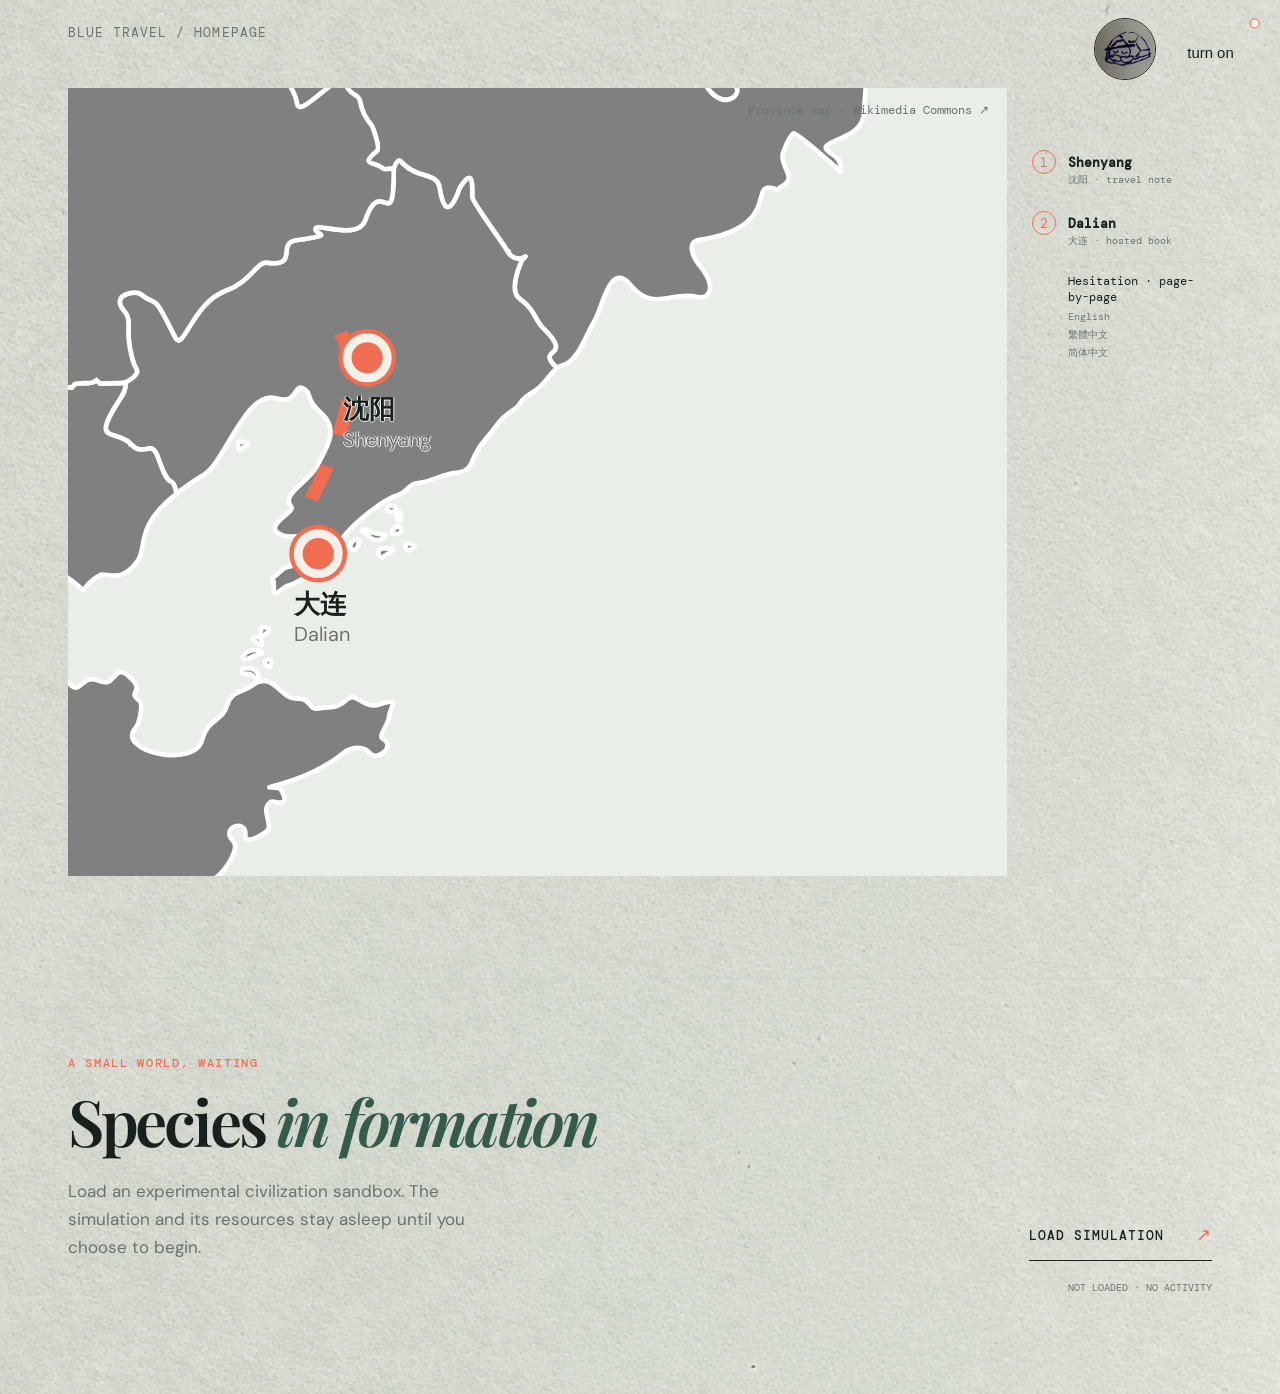
<file: index.html>
<!doctype html>
<html lang="en">
  <head>
    <meta charset="UTF-8" />
    <meta name="viewport" content="width=device-width, initial-scale=1.0" />
    <meta name="description" content="Blue's map of places travelled in China." />
    <title>China map — blue travels</title>
    <link rel="stylesheet" href="styles.css" />
  </head>
  <body>
    <div class="site-shell">
      <header class="site-header map-header">
        <span class="header-stamp">Blue travel / Homepage</span>
      </header>
      <main id="top">
        <section class="map-section map-only" id="map" aria-labelledby="map-title">
          <div class="map-meta map-meta-row" id="map-title">
            <button class="map-editor-toggle" type="button" data-map-editor-toggle hidden>edit locally</button>
          </div>
          <div class="map-layout">
            <div class="map-card real-map-card">
              <a class="map-source" href="https://commons.wikimedia.org/wiki/File:China_provinces_blank.svg" target="_blank" rel="noreferrer">Province map · Wikimedia Commons ↗</a>
              <section class="map-editor" data-map-editor hidden aria-label="Local map editor">
                <div class="map-editor-heading">
                  <strong>Local map editor</strong>
                  <span>Changes stay in this browser.</span>
                </div>
                <label class="map-editor-control">Map size
                  <input data-map-scale type="range" min="0.65" max="8" step="0.01" value="1" />
                  <output data-map-scale-output>100%</output>
                </label>
                <label class="map-editor-select">Chinese font
                  <select data-city-font-chinese>
                    <option value="system-sans">System sans</option>
                    <option value="noto-sans-cjk">Noto Sans CJK</option>
                    <option value="noto-serif-cjk">Noto Serif CJK</option>
                    <option value="source-han-sans">Source Han Sans</option>
                    <option value="source-han-serif">Source Han Serif</option>
                    <option value="microsoft-yahei">Microsoft YaHei</option>
                    <option value="simsun">SimSun</option>
                    <option value="kaiti">KaiTi</option>
                  </select>
                </label>
                <label class="map-editor-select">English font
                  <select data-city-font-english>
                    <option value="dm-sans">DM Sans</option>
                    <option value="dm-mono">DM Mono</option>
                    <option value="playfair">Playfair Display</option>
                    <option value="georgia">Georgia</option>
                    <option value="arial">Arial</option>
                    <option value="helvetica">Helvetica Neue</option>
                    <option value="times">Times New Roman</option>
                    <option value="courier">Courier New</option>
                  </select>
                </label>
                <div class="map-editor-actions">
                  <button type="button" data-map-reset>reset</button>
                  <button type="button" data-map-clear>clear saved layout</button>
                  <button type="button" data-map-export>copy layout</button>
                </div>
                <p class="map-editor-help">Drag the map to move it. Drag a city label to move that marker. Copy the layout to publish it.</p>
              </section>
              <div class="map-visual" data-map-default-x="-509.32" data-map-default-y="44.61" data-map-default-scale="4.45">
                <img class="real-map" src="assets/maps/china-provinces-with-names.svg" alt="Map of China's provinces with province boundaries" />
                <svg class="route-overlay" viewBox="0 0 100 100" preserveAspectRatio="none" aria-hidden="true">
                  <path class="route-line" d="M82.94 33.13 Q84.07 35.93 81.8 39.12" />
                </svg>
                <a class="city city-shenyang" href="posts/2026-10-21-shenyang-dalian.md" aria-label="Read note about Shenyang to Dalian" data-map-x="82.94" data-map-y="33.13" data-map-marker="shenyang"><span class="city-label"><b>沈阳</b><small>Shenyang</small></span></a>
                <a class="city city-dalian" href="posts/2026-10-21-shenyang-dalian.md" aria-label="Read note about Shenyang to Dalian" data-map-x="81.8" data-map-y="39.12" data-map-marker="dalian"><span class="city-label"><b>大连</b><small>Dalian</small></span></a>
              </div>
            </div>
            <aside class="map-notes" aria-label="Map notes">
              <a class="footnote" href="posts/2026-10-21-shenyang-dalian.md">
                <span class="footnote-number">1</span>
                <span class="footnote-date"><strong>Shenyang</strong><small>沈阳 · travel note</small></span>
              </a>
              <div class="footnote footnote-dalian">
                <span class="footnote-number">2</span>
                <div class="footnote-date">
                  <a class="footnote-place" href="posts/2026-10-21-shenyang-dalian.md"><strong>Dalian</strong><small>大连 · hosted book</small></a>
                  <div class="footnote-book" aria-label="Hesitation editions">
                    <a class="book-title" href="extracted-book/">Hesitation · page-by-page</a>
                    <a href="extracted-book/?edition=english">English</a>
                    <a href="extracted-book/?edition=traditional">繁體中文</a>
                    <a href="extracted-book/?edition=simplified">简体中文</a>
                  </div>
                </div>
              </div>
            </aside>
          </div>
        </section>
        <section class="simulation-launcher" data-simulation-launcher aria-labelledby="simulation-title">
          <div class="simulation-launcher-copy">
            <p class="eyebrow">A small world, waiting</p>
            <h2 id="simulation-title">Species <em>in formation</em></h2>
            <p>Load an experimental civilization sandbox. The simulation and its resources stay asleep until you choose to begin.</p>
          </div>
          <button class="simulation-load-button" type="button" data-simulation-load>
            <span>load simulation</span><span aria-hidden="true">↗</span>
          </button>
          <p class="simulation-load-status" data-simulation-status>not loaded · no activity</p>
        </section>
      </main>
    </div>
    <script src="app.js"></script>
  </body>
</html>
</file>
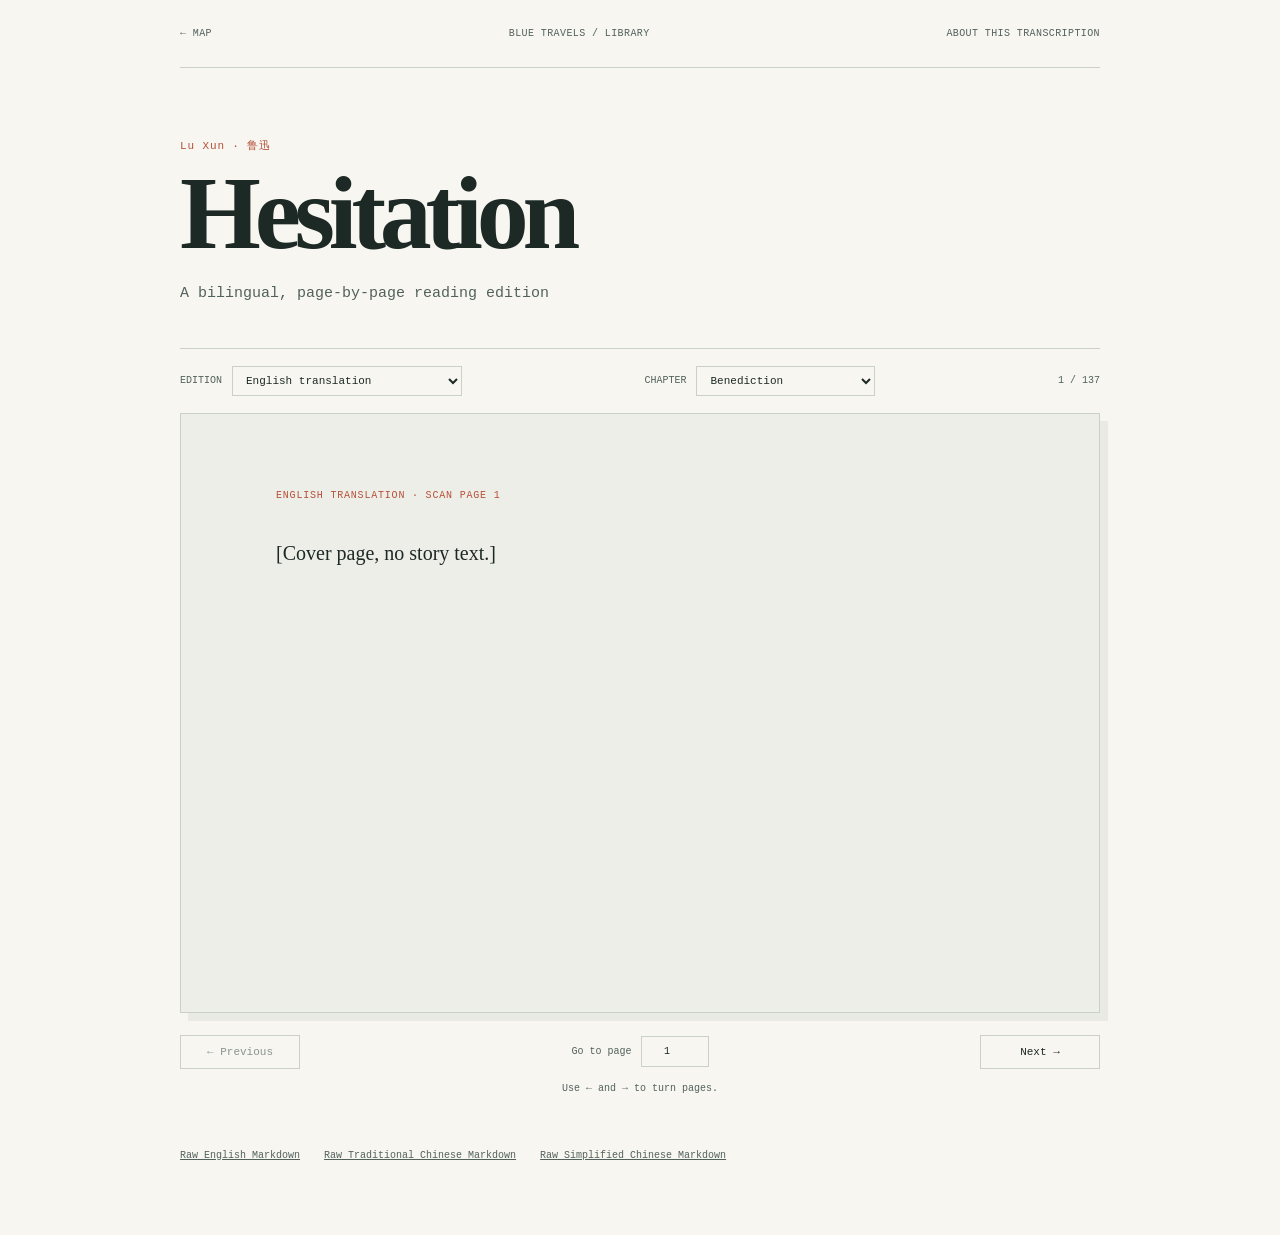
<file: extracted-book/index.html>
<!doctype html>
<html lang="en">
  <head>
    <meta charset="UTF-8" />
    <meta name="viewport" content="width=device-width, initial-scale=1.0" />
    <meta name="description" content="Hesitation by Lu Xun — page-by-page English and Chinese editions." />
    <title>Hesitation — Blue Travels Library</title>
    <link rel="stylesheet" href="reader.css" />
  </head>
  <body>
    <main class="reader-shell">
      <header class="reader-header">
        <a class="back-link" href="../">← map</a>
        <span class="library-label">Blue Travels / Library</span>
        <a class="source-link" href="README.md">about this transcription</a>
      </header>

      <section class="book-intro" aria-labelledby="book-title">
        <p class="eyebrow">Lu Xun · 鲁迅</p>
        <h1 id="book-title">Hesitation</h1>
        <p class="book-subtitle">A bilingual, page-by-page reading edition</p>
      </section>

      <section class="reader" aria-label="Book reader">
        <div class="reader-toolbar">
          <label class="edition-picker">
            <span>Edition</span>
            <select id="edition-select">
              <option value="english">English translation</option>
              <option value="traditional">繁體中文 · Traditional Chinese</option>
              <option value="simplified">简体中文 · Simplified Chinese</option>
            </select>
          </label>
          <label class="chapter-picker">
            <span>Chapter</span>
            <select id="chapter-select" aria-label="Jump to chapter"></select>
          </label>
          <div class="page-status" aria-live="polite"><span id="page-current">—</span> / <span id="page-total">—</span></div>
        </div>

        <article class="book-page" id="book-page" aria-live="polite">
          <div class="loading">Opening the book…</div>
        </article>

        <nav class="page-nav" aria-label="Book pages">
          <button id="previous-page" type="button">← Previous</button>
          <label class="page-jump">
            <span>Go to page</span>
            <input id="page-input" type="number" min="1" inputmode="numeric" />
          </label>
          <button id="next-page" type="button">Next →</button>
        </nav>
        <p class="keyboard-hint">Use ← and → to turn pages.</p>
      </section>

      <footer class="reader-footer">
        <a href="english.md">Raw English Markdown</a>
        <a href="chinese-traditional.md">Raw Traditional Chinese Markdown</a>
        <a href="chinese-simplified.md">Raw Simplified Chinese Markdown</a>
      </footer>
    </main>
    <script src="reader.js"></script>
  </body>
</html>
</file>
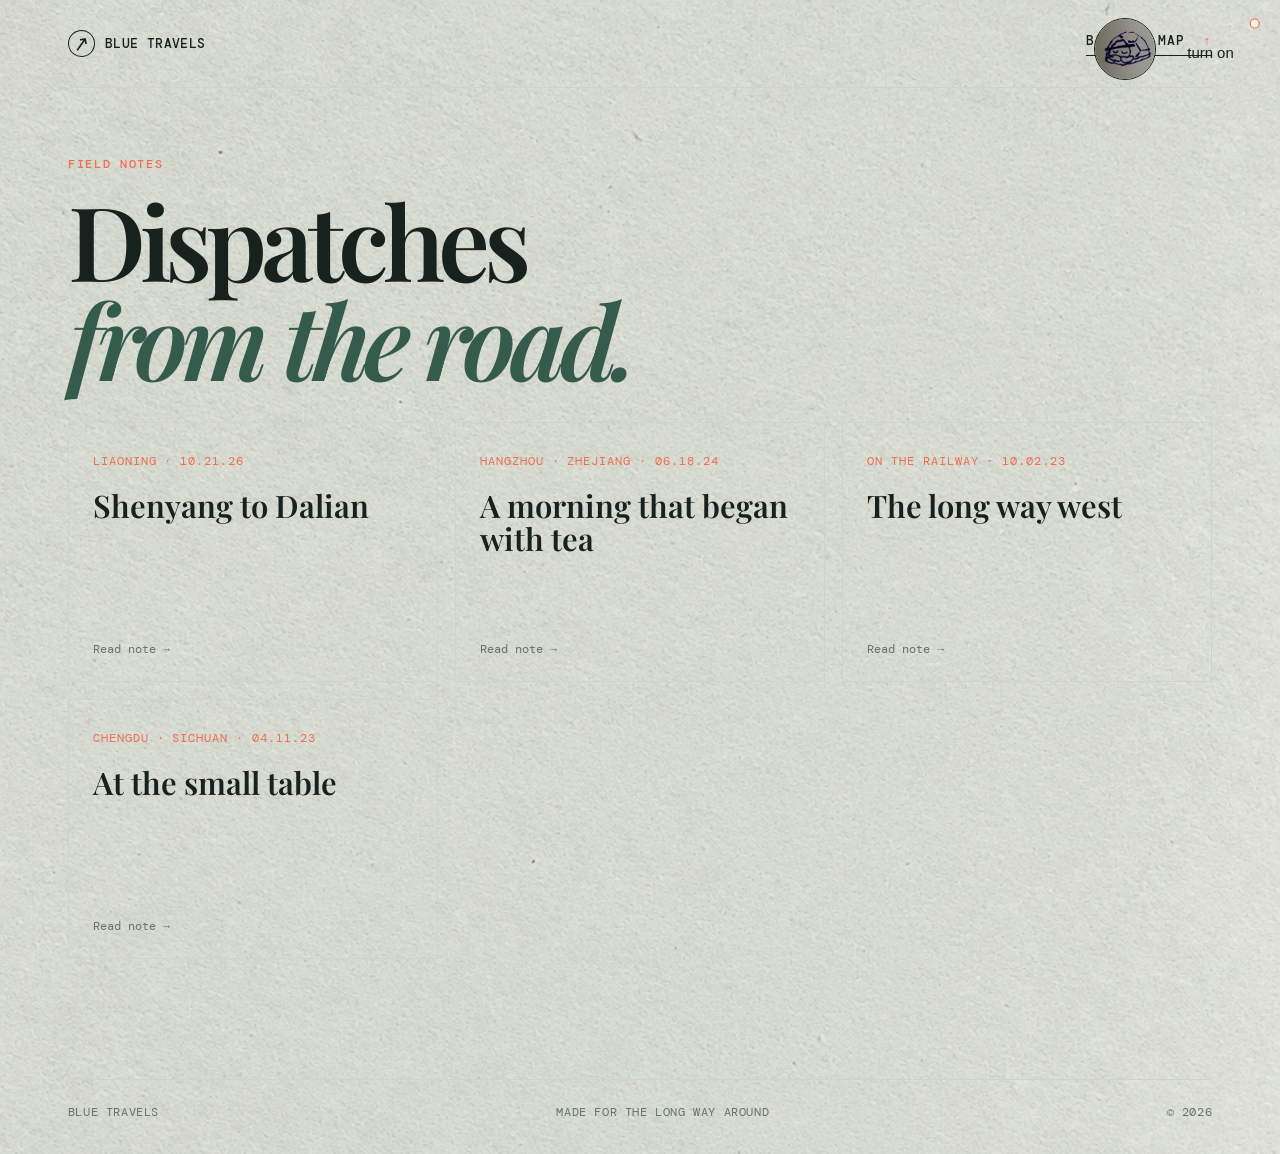
<file: posts/index.html>
<!doctype html>
<html lang="en">
  <head>
    <meta charset="UTF-8" />
    <meta name="viewport" content="width=device-width, initial-scale=1.0" />
    <title>Field notes — blue travels</title>
    <link rel="stylesheet" href="../styles.css" />
  </head>
  <body><div class="site-shell"><header class="site-header"><a class="wordmark" href="../"><span class="wordmark-mark">↗</span><span>blue travels</span></a><a class="text-link" href="../">Back to map <span>↑</span></a></header><main class="notes-section" style="border-top:0"><div class="section-heading"><div><p class="eyebrow">Field notes</p><h1 style="font:600 clamp(51px,8.05vw,104px)/.96 var(--serif);letter-spacing:-.06em;margin:0">Dispatches<br /><em style="color:var(--green)">from the road.</em></h1></div></div><div class="post-grid" id="all-posts"></div></main><footer class="site-footer"><span>blue travels</span><span>made for the long way around</span><span>© 2026</span></footer></div><script>
    const target = document.querySelector('#all-posts');
    fetch('index.json').then(r => r.json()).then(posts => { target.innerHTML = posts.map(post => `<article class="post-card"><div><span class="post-tag">${post.place} · ${post.date}</span><h3>${post.title}</h3></div><footer><a href="${post.file}">Read note →</a></footer></article>`).join(''); }).catch(() => { target.innerHTML = '<p class="loading">Notes could not be loaded.</p>'; });
  </script><script src="../app.js"></script></body>
</html>
</file>
<file: styles.css>
@import url('https://fonts.googleapis.com/css2?family=DM+Mono:wght@400;500&family=DM+Sans:wght@400;500;700&family=Playfair+Display:ital,wght@0,600;1,600&display=swap');

:root { --ink:#17211e; --muted:#68736f; --paper:#f4f1e9; --panel:#e9eee8; --line:#ccd5cc; --green:#355b4d; --accent:#f16d52; --serif:'Playfair Display', Georgia, serif; --mono:'DM Mono', monospace; --sans:'DM Sans', Arial, sans-serif; }
* { box-sizing:border-box; }
html { scroll-behavior:smooth; }
body { position:relative; margin:0; color:var(--ink); background-color:var(--paper); background-image:url('background-sharpened.png'); background-position:center top; background-size:cover; background-attachment:fixed; background-repeat:no-repeat; font-family:var(--sans); font-size:18px; }
a { color:inherit; text-decoration:none; }
.site-shell { max-width:1440px; margin:auto; padding:0 5.3vw; overflow:hidden; }
.site-header { height:88px; border-bottom:1px solid var(--line); display:flex; align-items:center; justify-content:space-between; font-family:var(--mono); font-size:13px; letter-spacing:.08em; text-transform:uppercase; }
.map-header { border-bottom:0; height:64px; }
.radio-console { position:absolute; z-index:20; top:14px; right:18px; width:92px; height:68px; transform:scale(1.12); transform-origin:top right; }
.radio-turtle { position:absolute; z-index:20; top:18px; right:124px; width:62px; height:62px; overflow:hidden; padding:0; border:1px solid var(--ink); border-radius:50%; background:var(--paper); cursor:pointer; }
.radio-turtle:focus-visible { outline:1px solid var(--accent); outline-offset:5px; }
.radio-turtle img { display:block; width:100%; height:100%; object-fit:cover; animation:turtle-spin 5s linear infinite paused; }
.radio-console.is-live ~ .radio-turtle img { animation-play-state:running; }
@keyframes turtle-spin { to { transform:rotate(360deg); } }
.radio-debug { position:absolute; z-index:21; top:88px; right:18px; padding:3px 5px; color:var(--muted); background:rgba(244,241,233,.88); border:1px solid var(--line); font:9px var(--mono); letter-spacing:.08em; text-transform:uppercase; cursor:pointer; }
.radio-debug:hover,.radio-debug:focus-visible { color:var(--ink); border-color:var(--accent); }
.radio-debug-next { position:absolute; z-index:21; top:88px; right:62px; padding:3px 5px; color:var(--muted); background:rgba(244,241,233,.88); border:1px solid var(--line); font:9px var(--mono); letter-spacing:.08em; text-transform:uppercase; cursor:pointer; }
.radio-debug-next:hover,.radio-debug-next:focus-visible { color:var(--ink); border-color:var(--accent); }
.radio-debug-output { position:absolute; z-index:21; top:108px; right:18px; width:190px; margin:0; padding:8px; color:var(--ink); background:rgba(244,241,233,.96); border:1px solid var(--line); box-shadow:3px 3px 0 var(--accent); font:10px/1.45 var(--mono); white-space:pre-wrap; }
.radio-console-topline,.radio-note { display:none; }
.radio-console-main { display:block; }
.radio-toggle { position:relative; display:block; width:92px; height:68px; padding:0; color:var(--ink); background:transparent; border:0; cursor:pointer; }
.radio-toggle:focus-visible { outline:1px solid var(--accent); outline-offset:5px; }
.radio-sketch { position:absolute; inset:0; display:block; width:92px; height:68px; overflow:hidden; transform:rotate(-1deg); filter:grayscale(1) contrast(1.35) brightness(.82); }
.radio-paper,.radio-drawing { position:absolute; inset:0; display:block; width:92px; height:68px; overflow:hidden; opacity:0; }
.radio-paper { background:var(--paper); filter:drop-shadow(0 1px 1px rgba(23,33,30,.22)); }
.radio-drawing img { position:absolute; left:calc(50% + 14px); display:block; width:200px; height:auto; max-width:none; transform:translateX(-50%); mix-blend-mode:multiply; filter:grayscale(1) contrast(1.35) brightness(.82); }
.radio-drawing-1 img { top:0; }
.radio-drawing-2 img { top:-58px; }
.radio-drawing-3 img { top:-118px; }
.radio-drawing-4 img { top:-176px; left:calc(50% + 20px); }
.radio-paper-1,.radio-drawing-1 { clip-path:polygon(5% 4%, 91% 0, 100% 12%, 96% 91%, 87% 100%, 10% 96%, 0 82%, 2% 18%); }
.radio-paper-2,.radio-drawing-2 { clip-path:polygon(3% 8%, 14% 0, 96% 5%, 100% 82%, 90% 100%, 7% 94%, 0 70%); }
.radio-paper-3,.radio-drawing-3 { clip-path:polygon(8% 0, 88% 4%, 100% 20%, 94% 96%, 72% 100%, 5% 92%, 0 14%); }
.radio-paper-4,.radio-drawing-4 { clip-path:polygon(0 12%, 9% 2%, 93% 0, 100% 18%, 97% 88%, 82% 100%, 6% 95%); }
.radio-paper-1 { animation:radio-frame-1 1.6s steps(1,end) infinite paused; }
.radio-paper-2 { animation:radio-frame-2 1.6s steps(1,end) infinite paused; }
.radio-paper-3 { animation:radio-frame-3 1.6s steps(1,end) infinite paused; }
.radio-paper-4 { animation:radio-frame-4 1.6s steps(1,end) infinite paused; }
.radio-drawing-1 { animation:radio-frame-1 1.87s steps(1,end) -0.28s infinite paused; }
.radio-drawing-2 { animation:radio-frame-2 1.87s steps(1,end) -0.28s infinite paused; }
.radio-drawing-3 { animation:radio-frame-3 1.87s steps(1,end) -0.28s infinite paused; }
.radio-drawing-4 { animation:radio-frame-4 1.87s steps(1,end) -0.28s infinite paused; }
.radio-console.is-live .radio-paper,.radio-console.is-live .radio-drawing { animation-play-state:running; }
.radio-console:after { content:''; position:absolute; top:4px; right:2px; width:7px; height:7px; border:1px solid var(--accent); border-radius:50%; background:var(--paper); pointer-events:none; }
.radio-console.is-live:after { background:var(--accent); box-shadow:0 0 0 3px rgba(241,109,82,.15); }
@keyframes radio-frame-1 { 0%,24.99% { opacity:1; } 25%,100% { opacity:0; } }
@keyframes radio-frame-2 { 0%,24.99% { opacity:0; } 25%,49.99% { opacity:1; } 50%,100% { opacity:0; } }
@keyframes radio-frame-3 { 0%,49.99% { opacity:0; } 50%,74.99% { opacity:1; } 75%,100% { opacity:0; } }
@keyframes radio-frame-4 { 0%,74.99% { opacity:0; } 75%,100% { opacity:1; } }
.radio-status,.radio-track { position:absolute; width:1px; height:1px; overflow:hidden; clip:rect(0 0 0 0); white-space:nowrap; }
.wordmark { display:flex; align-items:center; gap:10px; font-weight:500; letter-spacing:.03em; }
.wordmark-mark { display:grid; place-items:center; width:27px; height:27px; border:1px solid var(--ink); border-radius:50%; font-size:20px; line-height:1; transform:rotate(-10deg); }
.site-nav { display:flex; gap:30px; color:var(--muted); }.site-nav a:hover,.text-link:hover { color:var(--accent); }.header-stamp { color:var(--muted); }
.hero { min-height:560px; display:flex; justify-content:space-between; align-items:center; padding:74px 8vw 94px 7vw; }.hero-copy { max-width:650px; }.eyebrow { margin:0 0 19px; color:var(--accent); font:500 12px var(--mono); letter-spacing:.14em; text-transform:uppercase; }.hero h1 { margin:0; font:600 clamp(60px,8.625vw,121px)/.96 var(--serif); letter-spacing:-.06em; }.hero h1 em,.about-section h2 em { color:var(--green); }.hero-intro { max-width:385px; margin:34px 0 25px; color:var(--muted); font-size:17px; line-height:1.65; }.text-link { font:500 13px var(--mono); letter-spacing:.08em; text-transform:uppercase; border-bottom:1px solid currentColor; padding-bottom:6px; }.text-link span { color:var(--accent); margin-left:9px; }.hero-aside { max-width:160px; align-self:flex-end; margin-bottom:20px; font:13px/1.6 var(--mono); color:var(--muted); }.hero-aside strong { color:var(--ink); font-weight:500; }.compass { width:59px; height:59px; border:1px solid var(--ink); border-radius:50%; display:grid; place-items:center; margin-bottom:22px; position:relative; color:var(--accent); }.compass:after { content:'↑'; position:absolute; bottom:-15px; left:25px; font-size:18px; }.tiny-rule { display:block; width:42px; border-top:1px solid var(--line); margin:23px 0; }.muted { color:var(--muted); }
.map-section,.notes-section { border-top:1px solid var(--line); padding:68px 0 102px; }.map-only { border-top:0; padding-top:12px; }.section-heading { display:flex; justify-content:space-between; align-items:end; margin-bottom:33px; }.section-heading h2 { margin:0; font:600 clamp(36px,4.6vw,63px)/1 var(--serif); letter-spacing:-.045em; }.map-meta { color:var(--muted); font:13px var(--mono); margin-bottom:12px; }.map-meta-row { display:flex; align-items:center; justify-content:space-between; gap:16px; }.map-editor-toggle,.map-editor-actions button { border:1px solid var(--line); padding:6px 9px; color:var(--muted); background:transparent; font:12px var(--mono); cursor:pointer; text-transform:uppercase; }.map-editor-toggle:hover,.map-editor-actions button:hover { color:var(--accent); border-color:var(--accent); }.map-hint { color:#a0aaa3; }.legend-dot { display:inline-block; width:8px; height:8px; background:var(--accent); border-radius:50%; margin-right:8px; }.map-layout { display:grid; grid-template-columns:minmax(0,1fr) 180px; gap:25px; align-items:start; }.map-card { background:var(--panel); padding:20px 24px 13px; }.real-map-card { position:relative; padding:34px 22px 24px; min-height:70vh; display:grid; place-items:center; overflow:hidden; }.map-source { position:absolute; top:14px; right:18px; z-index:3; color:var(--muted); font:12px var(--mono); }.map-editor { position:absolute; z-index:4; top:42px; left:22px; width:min(340px, calc(100% - 44px)); padding:13px; border:1px solid var(--line); background:rgba(244,241,233,.96); box-shadow:0 8px 20px rgba(23,33,30,.08); font:12px var(--mono); }.map-editor-heading { display:flex; justify-content:space-between; gap:12px; margin-bottom:12px; }.map-editor-heading strong { font-weight:500; color:var(--ink); }.map-editor-heading span,.map-editor-help { color:var(--muted); }.map-editor-control { display:grid; grid-template-columns:auto 1fr auto; align-items:center; gap:9px; }.map-editor-control input { accent-color:var(--accent); width:100%; }.map-editor-control output { color:var(--accent); min-width:36px; text-align:right; }.map-editor-select { display:grid; grid-template-columns:100px 1fr; align-items:center; gap:9px; margin-top:9px; }.map-editor-select select { min-width:0; padding:3px 5px; border:1px solid var(--line); color:var(--ink); background:transparent; font:12px var(--mono); }.map-editor-actions { display:flex; gap:7px; margin-top:11px; }.map-editor-actions button { padding:4px 6px; font-size:10px; }.map-editor-help { margin:11px 0 0; line-height:1.45; }.map-visual { position:relative; width:min(100%, 1050px); transform:scale(1); transform-origin:var(--focus-x, 50%) var(--focus-y, 50%); transition:transform 1.8s cubic-bezier(.2,.75,.25,1); will-change:transform; }.map-visual.arrived { transform:scale(1.55); }.map-visual.has-local-layout { transform:translate3d(var(--map-offset-x, 0px), var(--map-offset-y, 0px), 0) scale(var(--map-scale, 1)); transition:transform .15s ease-out; }.map-visual.is-draggable { cursor:grab; touch-action:none; }.map-visual.is-dragging { cursor:grabbing; }.real-map { display:block; width:100%; height:auto; mix-blend-mode:multiply; pointer-events:none; }.route-overlay { position:absolute; inset:0; width:100%; height:100%; overflow:visible; pointer-events:none; }.route-overlay a { pointer-events:auto; }.route-line { fill:none; stroke:var(--accent); stroke-width:.35; stroke-dasharray:1.1 1; }.route-number { fill:var(--paper); stroke:var(--accent); stroke-width:.35; }.route-overlay text { fill:var(--accent); font:3.5px var(--mono); text-anchor:middle; }.city { position:absolute; z-index:2; display:flex; flex-direction:column; color:var(--ink); font:26px var(--sans); line-height:1.05; text-shadow:0 1px 0 var(--paper), 1px 0 var(--paper), -1px 0 var(--paper); }.city:before { content:''; width:7px; height:7px; margin-bottom:3px; background:var(--accent); border:2px solid var(--paper); border-radius:50%; box-shadow:0 0 0 1px var(--accent); }.city-label b { font-family:var(--city-chinese-font, var(--sans)); }.city small { margin-top:3px; color:var(--muted); font:20px var(--city-english-font, var(--mono)); }.city-shenyang { left:74.1%; top:25.8%; }.city-dalian { left:72.8%; top:32.8%; }.map-card.is-editing .city { cursor:grab; user-select:none; touch-action:none; }.map-card.is-editing .city.is-dragging { cursor:grabbing; }.map-notes { padding-top:62px; }.footnote { display:flex; gap:12px; align-items:flex-start; color:var(--ink); }.footnote-number { display:grid; place-items:center; width:24px; height:24px; border:1px solid var(--accent); border-radius:50%; color:var(--accent); font:13px var(--mono); }.footnote-date { padding-top:4px; color:var(--ink); font:13px var(--mono); line-height:1.45; }.footnote-date small { color:var(--muted); font-size:10px; }
.notes-section { padding-bottom:120px; }.post-grid { display:grid; grid-template-columns:repeat(3,1fr); gap:17px; }.post-card { min-height:260px; padding:24px; border:1px solid var(--line); display:flex; flex-direction:column; justify-content:space-between; transition:background .2s, transform .2s; }.post-card:hover { background:#eaf0e9; transform:translateY(-4px); }.post-card .post-tag { color:var(--accent); font:12px var(--mono); text-transform:uppercase; letter-spacing:.08em; }.post-card h3 { margin:18px 0 8px; font:600 31px/1.08 var(--serif); }.post-card p { color:var(--muted); font-size:15px; line-height:1.55; }.post-card footer { color:var(--muted); font:12px var(--mono); }.loading { color:var(--muted); }.about-section { border-top:1px solid var(--line); padding:70px 0 100px; }.about-grid { display:grid; grid-template-columns:1fr 1fr; gap:15%; align-items:start; }.about-section h2 { margin:0; font:600 clamp(44px,5.75vw,78px)/1 var(--serif); letter-spacing:-.05em; }.about-grid > p { max-width:320px; margin:0; color:var(--muted); font-size:17px; line-height:1.8; }.site-footer { border-top:1px solid var(--line); display:flex; justify-content:space-between; padding:24px 0 34px; color:var(--muted); font:12px var(--mono); letter-spacing:.05em; text-transform:uppercase; }
.simulation-launcher { display:grid; grid-template-columns:minmax(0,1fr) auto; gap:20px 40px; align-items:end; border-top:1px solid var(--line); padding:76px 0 100px; }.simulation-launcher-copy { max-width:580px; }.simulation-launcher h2 { margin:0; font:600 clamp(42px,5vw,72px)/.98 var(--serif); letter-spacing:-.05em; }.simulation-launcher h2 em { color:var(--green); }.simulation-launcher-copy > p:last-child { max-width:430px; margin:24px 0 0; color:var(--muted); font-size:17px; line-height:1.65; }.simulation-load-button { display:flex; align-items:center; gap:32px; padding:13px 0; color:var(--ink); background:transparent; border:0; border-bottom:1px solid var(--ink); font:500 13px var(--mono); letter-spacing:.08em; text-transform:uppercase; cursor:pointer; }.simulation-load-button span:last-child { color:var(--accent); font-size:18px; }.simulation-load-button:hover,.simulation-load-button:focus-visible { color:var(--accent); border-color:var(--accent); }.simulation-load-button:disabled { opacity:.65; cursor:wait; }.simulation-load-status { grid-column:2; margin:0; color:var(--muted); font:10px var(--mono); text-align:right; text-transform:uppercase; }
.note-content { max-width:720px; padding:90px 0 140px; }.note-content h1 { max-width:660px; margin:0 0 42px; font:600 clamp(55px,9.2vw,120px)/.96 var(--serif); letter-spacing:-.06em; }.note-content p:not(.eyebrow) { max-width:520px; margin:0 0 22px; color:var(--muted); font-size:18px; line-height:1.8; }
@media (max-width:700px) { .site-shell { padding:0 20px; }.site-header { height:52px; }.header-stamp { font-size:10px; }.map-section,.notes-section { padding:34px 0 55px; }.section-heading { align-items:start; flex-direction:column; gap:20px; }.map-layout { grid-template-columns:1fr; }.map-card { padding:12px 9px 4px; }.real-map-card { min-height:55vh; padding:30px 8px 12px; }.map-source { top:10px; right:10px; font-size:9px; }.map-notes { padding:15px 0 0; }.map-visual.arrived { transform:scale(1.4); }.map-toolbar { padding:4px 5px; }.map-note { border-left:0; border-top:1px solid var(--line); margin-top:28px; padding:23px 0; min-height:0; }.post-grid { grid-template-columns:1fr; }.about-grid { grid-template-columns:1fr; gap:30px; }.site-footer { gap:13px; flex-wrap:wrap; font-size:10px; }.simulation-launcher { grid-template-columns:1fr; padding:50px 0 65px; }.simulation-load-status { grid-column:1; text-align:left; }.radio-console { top:10px; right:12px; transform:scale(.96); transform-origin:top right; }.radio-turtle { top:13px; right:102px; width:54px; height:54px; }.radio-debug { top:74px; right:12px; }.radio-debug-next { top:74px; right:56px; }.radio-debug-output { top:94px; right:12px; max-width:calc(100vw - 24px); } }
@media (prefers-reduced-motion: reduce) { .map-visual { transition:none; }.map-visual.arrived { transform:none; }.map-visual.has-local-layout { transform:translate3d(var(--map-offset-x, 0px), var(--map-offset-y, 0px), 0) scale(var(--map-scale, 1)); }.radio-console.is-live .radio-paper,.radio-console.is-live .radio-drawing { animation:none; }.radio-console.is-live .radio-paper-1,.radio-console.is-live .radio-drawing-1 { opacity:1; }.radio-turtle img { animation:none; } }

.city-label { display:flex; flex-direction:column; transform:scale(var(--city-label-scale, 1)); transform-origin:top left; transition:transform .15s ease-out, opacity .15s ease-out; }
.footnote + .footnote { margin-top:24px; }
.footnote-number { flex:0 0 auto; }
.footnote-date small { display:block; }
.footnote-place { display:block; color:var(--ink); }
.footnote-place:hover,.footnote-book a:hover { color:var(--accent); }
.footnote-book { display:grid; gap:4px; margin-top:13px; padding-top:10px; border-top:1px solid var(--line); color:var(--muted); font:10px/1.4 var(--mono); }
.footnote-book span { color:var(--ink); font-size:12px; }
.footnote-book .book-title { color:var(--ink); font-size:12px; }
.footnote-book a { color:var(--muted); }
.labels-hidden .city-label { opacity:0; visibility:hidden; }
.city:hover .city-label b { color:var(--accent); }
.map-visual.is-arriving { transition:transform 1.8s cubic-bezier(.2,.75,.25,1); }
.map-visual { will-change:auto; }
.map-visual.is-arriving,.map-visual.is-dragging { will-change:transform; }
</file>
<file: extracted-book/reader.css>
:root {
  --reader-paper: #f7f6f1;
  --reader-panel: #eeeee8;
  --reader-ink: #1d2925;
  --reader-muted: #53615c;
  --reader-line: #c8d0c9;
  --reader-accent: #b74f39;
  --reader-serif: Georgia, "Times New Roman", serif;
  --reader-mono: "DM Mono", ui-monospace, SFMono-Regular, Menlo, monospace;
}

* { box-sizing: border-box; }
html { background: var(--reader-paper); scroll-behavior: smooth; }
body { margin: 0; color: var(--reader-ink); background: var(--reader-paper); font-family: var(--reader-serif); }
a { color: inherit; }
button, select, input { font: inherit; }
button { color: var(--reader-ink); background: transparent; border: 1px solid var(--reader-line); cursor: pointer; }
button:hover, button:focus-visible, a:hover, a:focus-visible { color: var(--reader-accent); }
button:disabled { color: #89948e; cursor: not-allowed; }

.reader-shell { width: min(100% - 40px, 920px); margin: auto; }
.reader-header { min-height: 68px; display: flex; align-items: center; justify-content: space-between; gap: 20px; border-bottom: 1px solid var(--reader-line); color: var(--reader-muted); font: 10px var(--reader-mono); letter-spacing: .04em; text-transform: uppercase; }
.back-link, .source-link { text-decoration: none; }
.book-intro { padding: 70px 0 42px; }
.eyebrow { margin: 0 0 13px; color: var(--reader-accent); font: 11px var(--reader-mono); letter-spacing: .08em; }
h1 { margin: 0; color: var(--reader-ink); font: 600 clamp(52px, 10vw, 104px)/.9 var(--reader-serif); letter-spacing: -.06em; }
.book-subtitle { margin: 22px 0 0; color: var(--reader-muted); font: 15px/1.6 var(--reader-mono); }
.reader { border-top: 1px solid var(--reader-line); }
.reader-toolbar { display: flex; align-items: center; justify-content: space-between; gap: 20px; padding: 17px 0; color: var(--reader-muted); font: 10px var(--reader-mono); text-transform: uppercase; }
.edition-picker, .chapter-picker { display: flex; align-items: center; gap: 10px; }
.edition-picker select, .chapter-picker select { max-width: 320px; padding: 7px 9px; color: var(--reader-ink); background: var(--reader-paper); border: 1px solid var(--reader-line); font-size: 11px; text-transform: none; }
.page-status { white-space: nowrap; }
.book-page { min-height: 600px; padding: clamp(34px, 7vw, 76px) clamp(24px, 8vw, 95px); background: var(--reader-panel); border: 1px solid var(--reader-line); box-shadow: 8px 8px 0 rgba(29, 41, 37, .06); }
.page-heading { margin: 0 0 34px; color: var(--reader-accent); font: 10px var(--reader-mono); letter-spacing: .08em; text-transform: uppercase; }
.page-text { color: var(--reader-ink); font-size: clamp(17px, 2vw, 20px); line-height: 1.86; white-space: pre-wrap; overflow-wrap: anywhere; }
.page-text p { margin: 0 0 1.2em; }
.page-text p:last-child { margin-bottom: 0; }
.loading, .error { color: var(--reader-muted); font: 13px/1.7 var(--reader-mono); }
.error { color: var(--reader-accent); }
.page-nav { display: flex; align-items: center; justify-content: space-between; gap: 14px; padding: 22px 0 0; }
.page-nav button { min-width: 120px; padding: 10px 12px; font: 11px var(--reader-mono); }
.page-jump { display: flex; align-items: center; gap: 9px; color: var(--reader-muted); font: 10px var(--reader-mono); }
.page-jump input { width: 68px; padding: 9px 8px; color: var(--reader-ink); background: var(--reader-paper); border: 1px solid var(--reader-line); text-align: center; }
.keyboard-hint { margin: 14px 0 0; color: var(--reader-muted); font: 10px var(--reader-mono); text-align: center; }
.reader-footer { display: flex; flex-wrap: wrap; gap: 12px 24px; padding: 54px 0 70px; color: var(--reader-muted); font: 10px/1.5 var(--reader-mono); }

@media (max-width: 620px) {
  .reader-shell { width: min(100% - 28px, 920px); }
  .reader-header { min-height: 58px; font-size: 8px; }
  .source-link { max-width: 120px; text-align: right; }
  .book-intro { padding: 52px 0 34px; }
  .reader-toolbar { align-items: flex-start; flex-direction: column; gap: 12px; }
  .edition-picker, .chapter-picker { width: 100%; align-items: flex-start; flex-direction: column; gap: 6px; }
  .edition-picker select, .chapter-picker select { width: 100%; max-width: none; }
  .book-page { min-height: 520px; padding: 28px 21px; box-shadow: 5px 5px 0 rgba(29, 41, 37, .06); }
  .page-text { font-size: 17px; line-height: 1.8; }
  .page-nav button { min-width: 0; padding: 10px 9px; }
  .page-jump { flex-direction: column; gap: 5px; }
}
</file>
